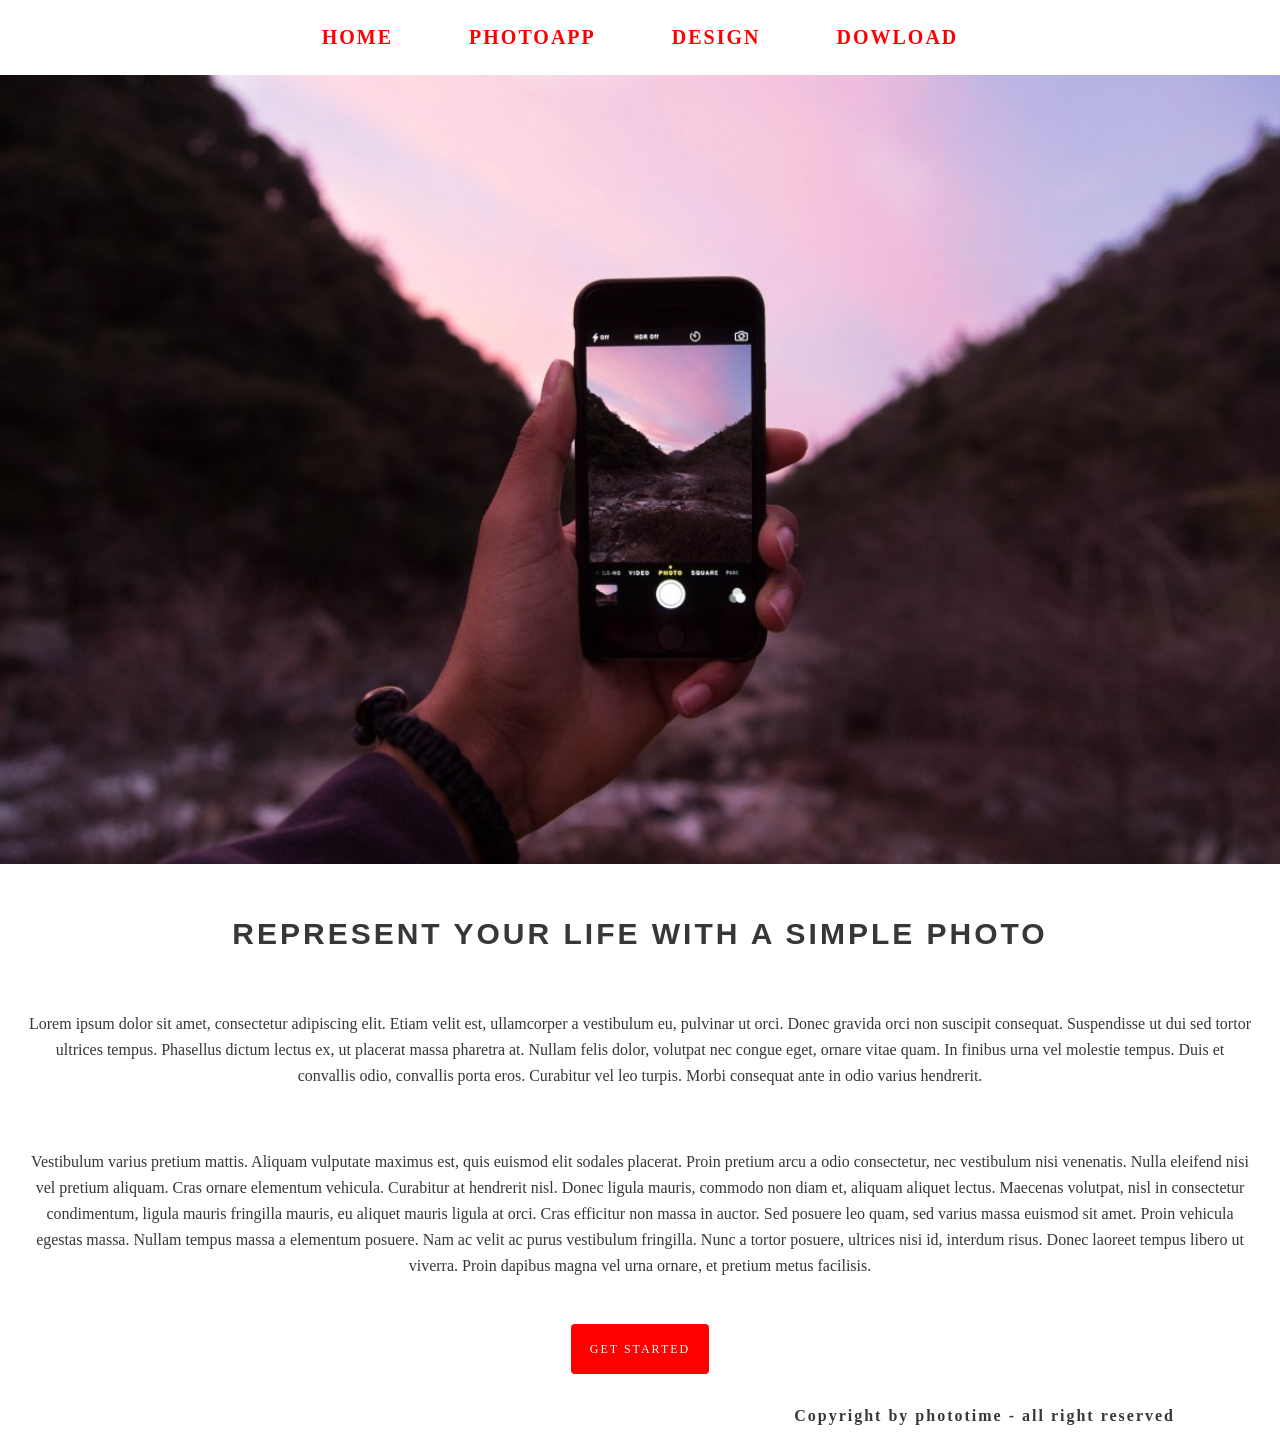
<file: l1/index.html>
<!DOCTYPE html>
<html lang="en">

<head>
  <link rel="preconnect" href="https://fonts.googleapis.com">
<link rel="preconnect" href="https://fonts.gstatic.com" crossorigin>
<link href="https://fonts.googleapis.com/css2?family=Montserrat:ital,wght@0,100..900;1,100..900&display=swap" rel="stylesheet">
    <meta charset="UTF-8">
    <meta name="viewport" content="width=device-width, initial-scale=1.0">
    <title>Simple photo</title>
    <link rel="stylesheet" href="style/main.css">
</head>

<body>
    <header>
        <a href="#" class="nv">Home</a>
        <a href="#" class="nv">Photoapp</a>
        <a href="#" class="nv">Design</a>
        <a href="#" class="nv">Dowload</a>
    </header>

    <main>
        <div>
            <img  class="bb" src="img/image 1.png" alt="">
        </div>

        <div>
            <h1 class="h">REpresent your life with a simple photo</h1>

            <p class="t1" id="p1">Lorem ipsum dolor sit amet, consectetur adipiscing elit. Etiam velit est, ullamcorper a vestibulum eu,
                pulvinar ut orci. Donec gravida orci non suscipit consequat. Suspendisse ut dui sed tortor ultrices
                tempus. Phasellus dictum lectus ex, ut placerat massa pharetra at. Nullam felis dolor, volutpat nec
                congue eget, ornare vitae quam. In finibus urna vel molestie tempus. Duis et convallis odio, convallis
                porta eros. Curabitur vel leo turpis. Morbi consequat ante in odio varius hendrerit.</p>
            <p class="t2">
                Vestibulum varius pretium mattis. Aliquam vulputate maximus est, quis euismod elit sodales placerat.
                Proin pretium arcu a odio consectetur, nec vestibulum nisi venenatis. Nulla eleifend nisi vel pretium
                aliquam. Cras ornare elementum vehicula. Curabitur at hendrerit nisl. Donec ligula mauris, commodo non
                diam et, aliquam aliquet lectus. Maecenas volutpat, nisl in consectetur condimentum, ligula mauris
                fringilla mauris, eu aliquet mauris ligula at orci. Cras efficitur non massa in auctor. Sed posuere leo
                quam, sed varius massa euismod sit amet. Proin vehicula egestas massa. Nullam tempus massa a elementum
                posuere. Nam ac velit ac purus vestibulum fringilla. Nunc a tortor posuere, ultrices nisi id, interdum
                risus. Donec laoreet tempus libero ut viverra. Proin dapibus magna vel urna ornare, et pretium metus
                facilisis.
            </p>
          <div class="box">
            <a href="#" class="btn">Get started</a>
          </div>  
            
        </div>
    </main>
    <footer>
        <p>
            Copyright by phototime - all right reserved
        </p>
    </footer>

</body>

</html>
</file>
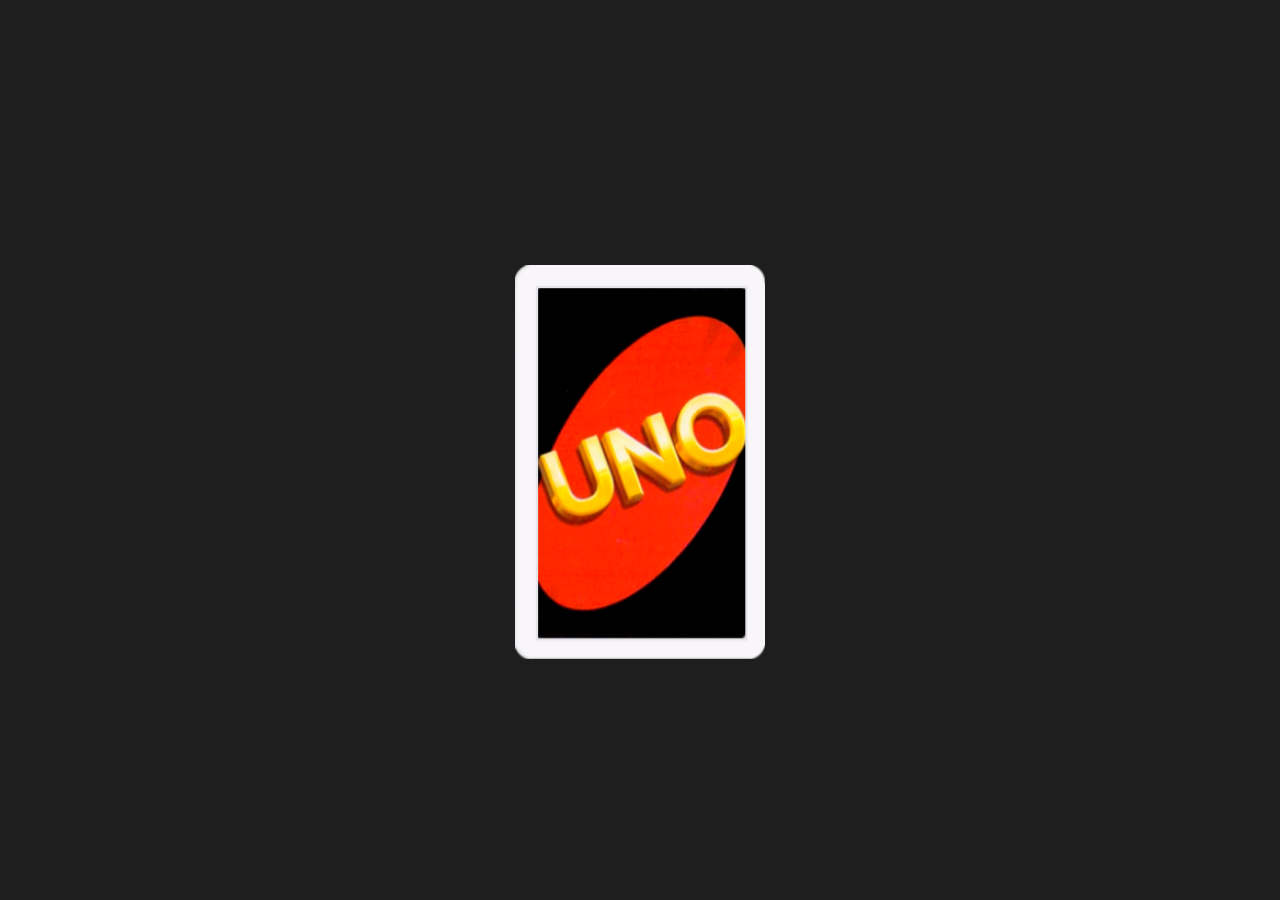
<file: l11/index.html>
<!DOCTYPE html>
<html lang="en">
<head>
    <meta charset="UTF-8">
    <meta name="viewport" content="width=device-width, initial-scale=1.0">
    <link rel="stylesheet" href="stale/main.css">
    <title>Uno</title>
</head>
<body>
    <div class="card">
        <img class="front" src="img/front.png" alt="">
        <img class="back" src="img/back.png" alt="">
    </div>
</body>
</html>
</file>
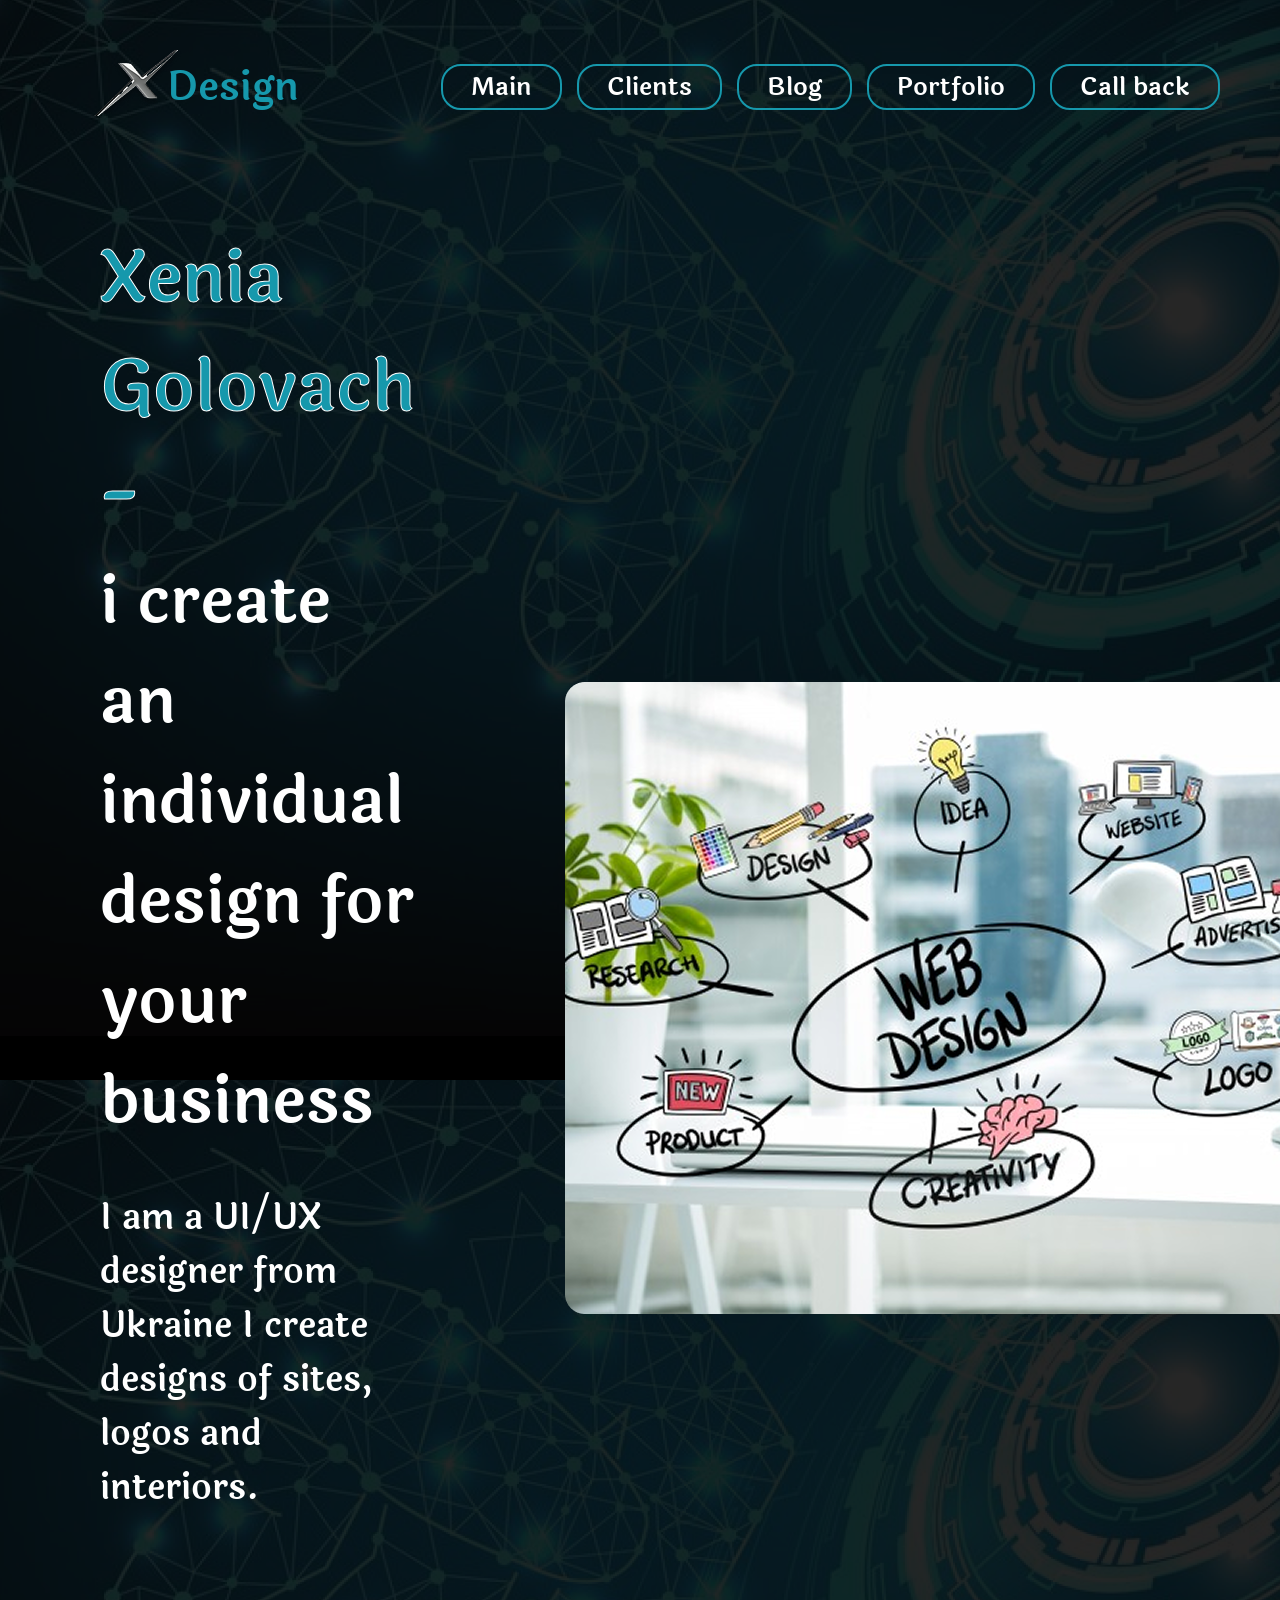
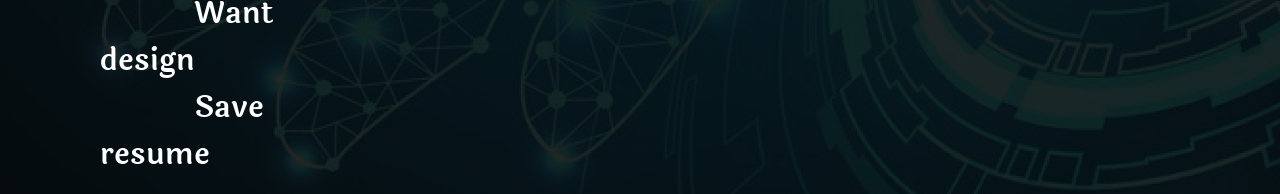
<file: l12/index.html>
<!DOCTYPE html>
<html lang="en">

<head>
    <meta charset="UTF-8">
    <meta name="viewport" content="width=device-width, initial-scale=1.0">
    <link rel="stylesheet" href="stail/main.css">
    <title>l12</title>
</head>

<body>
    <header class="header">
        <div class="logo-box">
            <img src="img/rh-production-55c0cf78365529-5ca30bbf4cc73-removebg-preview (2) 1.png" alt=""
                class="logo-img">
            <h1 class="logo-text">Design</h1>
        </div>
        <div class="nav-box">
            <ul class="nav-list">
                <li class="nav-item"><a href="" class="nav-link">Main</a></li>
                <li class="nav-item"><a href="" class="nav-link">Clients</a></li>
                <li class="nav-item"><a href="" class="nav-link">Blog</a></li>
                <li class="nav-item"><a href="" class="nav-link">Portfolio</a></li>
                <li class="nav-item"><a href="" class="nav-link">Call back</a></li>
            </ul>
        </div>
    </header>
    <main class="main">
        <div class="left-col col">
            <h1 class="autor-name">Xenia Golovach - </h1>
            <p class="autor-about">i create an individual
                design for your business</p>
            <p class="autor-description">I am a UI/UX designer from Ukraine
                I create designs of sites, logos and interiors.</p>
            <div class="autor-link-box">
                <a href="" class="autor-lint ">Want design</a>
                <a href="" class="autor-lint ">Save resume</a>
            </div>
        </div>
        <div class="right-col col">
            <img src="./img/web-design-concepts-with--5dcd654d15c38 1.png" alt="" class="autor-banner">
        </div>


    </main>
</body>

</html>
</file>
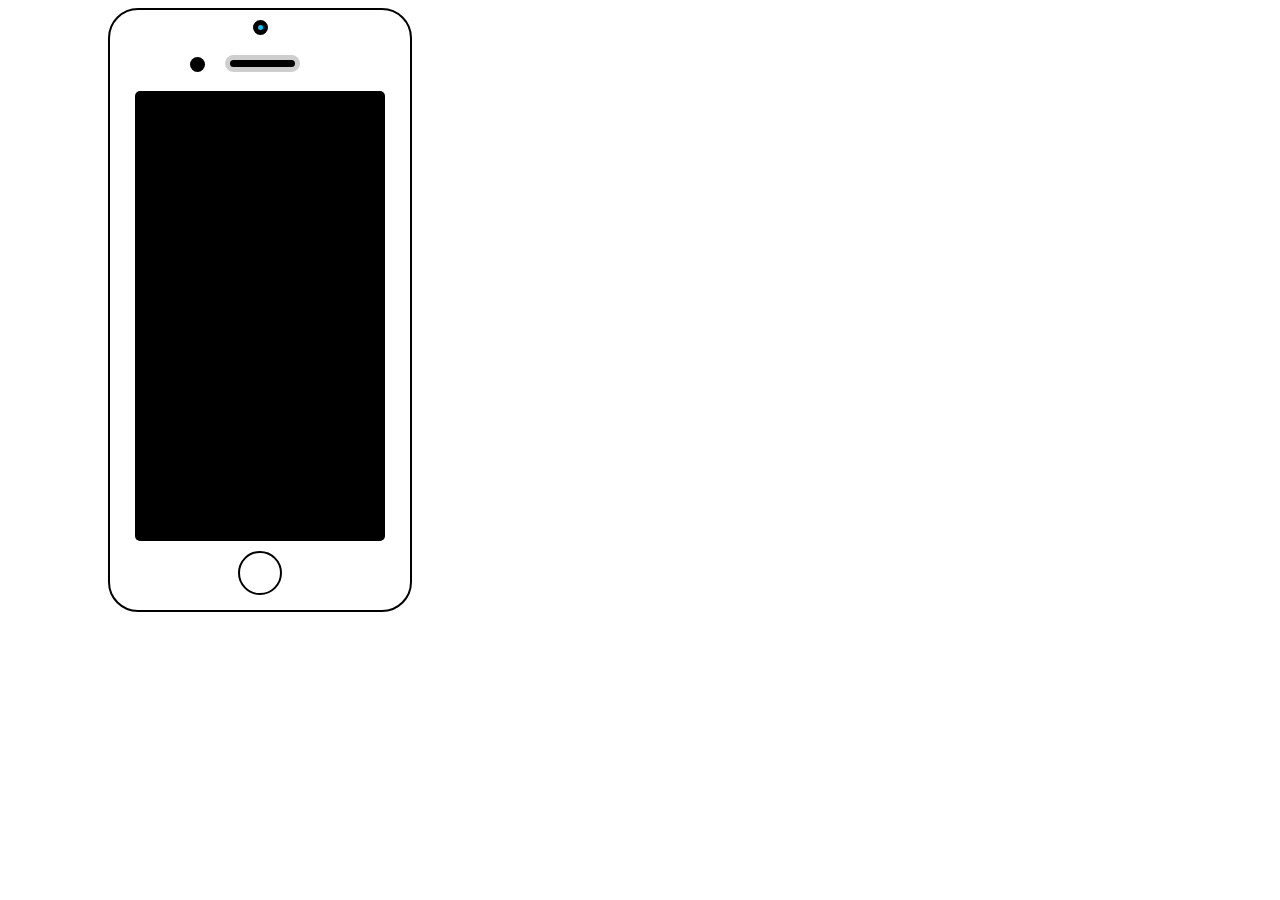
<file: l6/index.html>
<!DOCTYPE html>
<html lang="en">
<head>
    <meta charset="UTF-8">
    <meta name="viewport" content="width=device-width, initial-scale=1.0">
    <link rel="stylesheet" href="stale/main.css">
    <title>Document</title>
</head>
<body>
    <div class="box">
        <div class="th" ></div>
        <div class="we"></div><div class="wr" ></div>
        <div class="dis"></div>
        <div class="cop" ></div>
    </div>
</body>
</html>
</file>
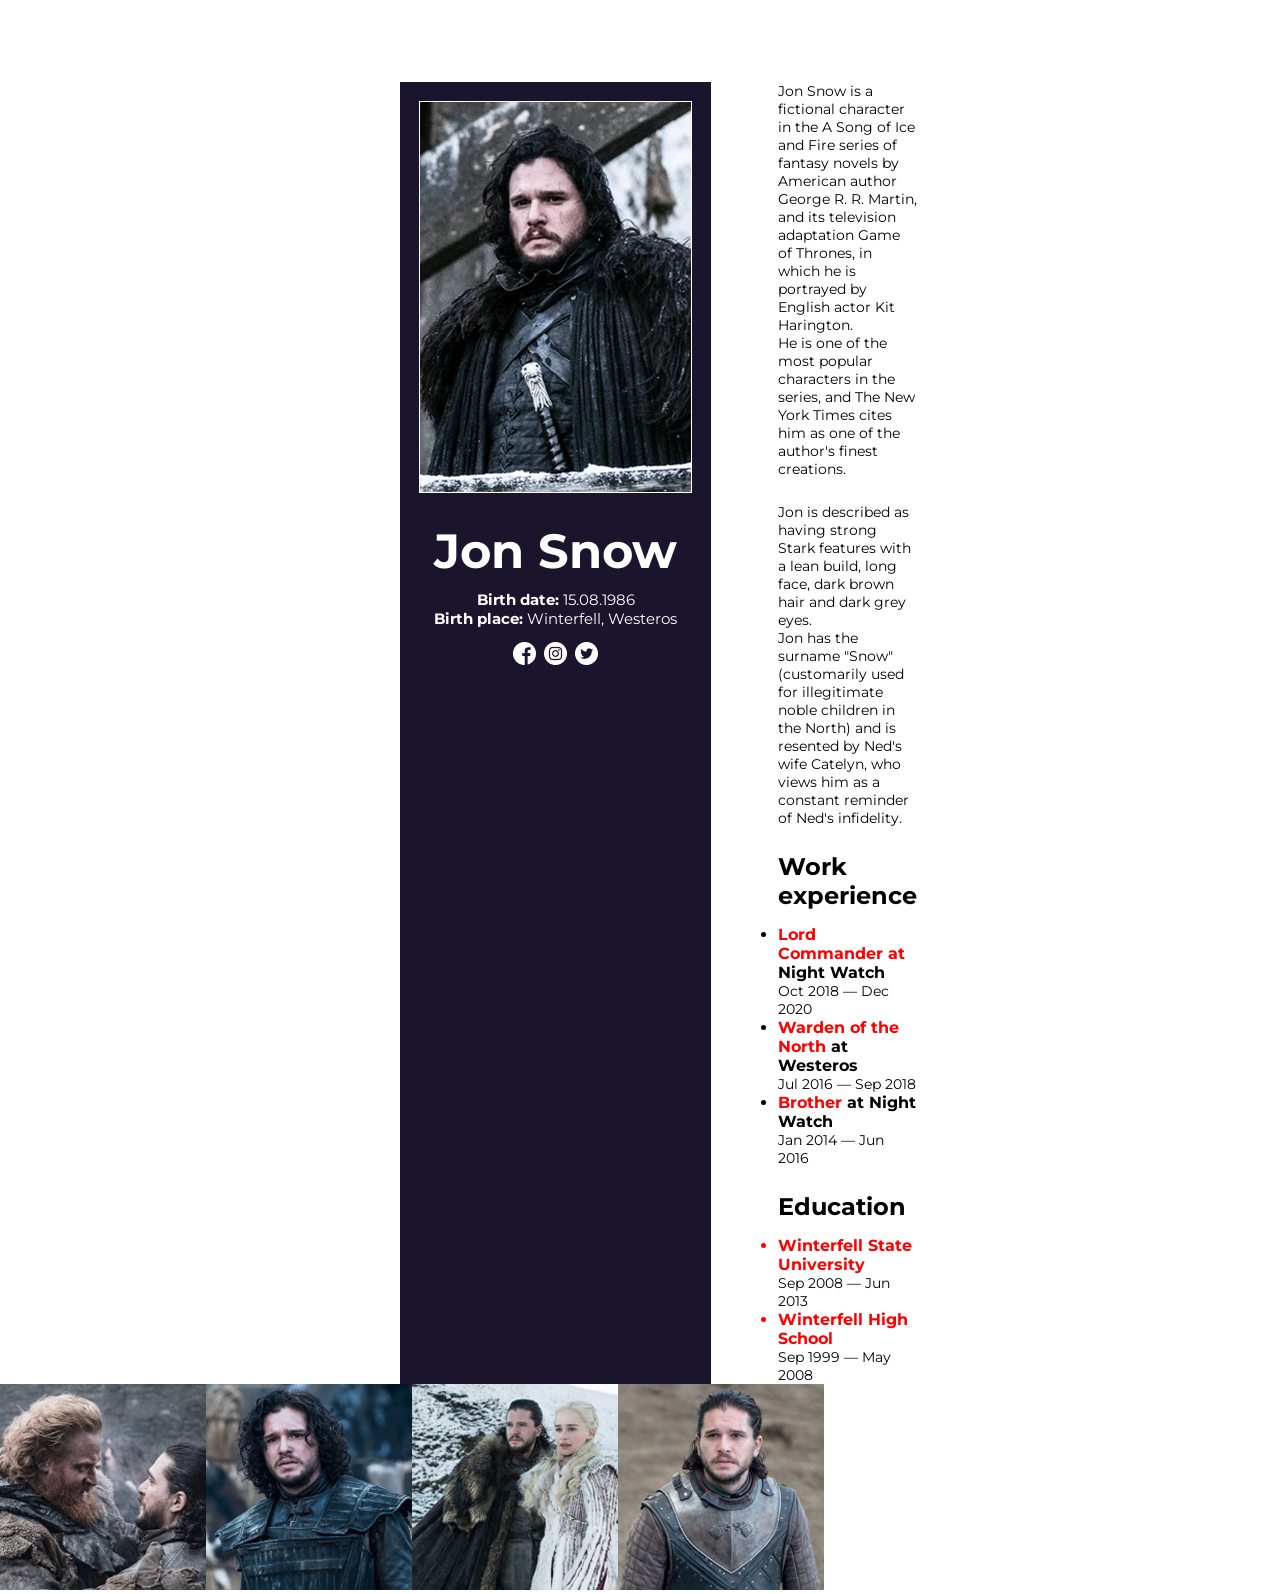
<file: l8/index.html>
<!DOCTYPE html>
<html lang="en">

<head>
    <meta charset="UTF-8">
    <meta name="viewport" content="width=device-width, initial-scale=1.0">
    <link rel="preconnect" href="https://fonts.googleapis.com">
    <link rel="preconnect" href="https://fonts.gstatic.com" crossorigin>
    <link href="https://fonts.googleapis.com/css2?family=Montserrat:ital,wght@0,100..900;1,100..900&display=swap"
        rel="stylesheet">

    <link rel="stylesheet" href="stale/main.css">
    <title>Jon Snow</title>
</head>

<body>
    <main>
        <div class="aboutbox">
            <div class="phobox">
                <img src="img/jon_snow 1.png " alt="Помилка">

            </div>
            <div class="titlbox">
                <div class="namebox">
                    <H1>Jon Snow</H1>

                </div>
                <div class="datebox">
                    <p class="p1"> <b>Birth date:</b> 15.08.1986</p>
                    <p class="p1"> <B>Birth place:</B> Winterfell, Westeros</p>
                </div>
                <div class="iconbox">
                    <img class="img1" src="img/Vector.png" alt="Помилка">
                    <img class="img1" src="img/Group 1.png" alt="Помилка">
                    <img class="img1" src="img/Vector (1).png" alt="Помилка">

                </div>
            </div>
        </div>
        <div class="contbox">
            <p>Jon Snow is a fictional character in the A Song of Ice and Fire series of fantasy novels by American
                author George R. R. Martin, and its television adaptation Game of Thrones, in which he is portrayed by
                English actor Kit Harington.</p>
            <p class="p2">He is one of the most popular characters in the series, and The New York Times cites him as
                one of the author's finest creations.</p>
            <P>Jon is described as having strong Stark features with a lean build, long face, dark brown hair and dark
                grey eyes.</P>
            <p>Jon has the surname "Snow" (customarily used for illegitimate noble children in the North) and is
                resented by Ned's wife Catelyn, who views him as a constant reminder of Ned's infidelity. </p>
            <h1 class="h1">Work experience</h1>
            <ul class="ul1">
                <li><span class="red1">Lord Commander at</span><b> Night Watch</b></li>
                <p>Oct 2018 — Dec 2020</p>
                <li> <span class="red1">Warden of the North</span><b> at Westeros</b></li>
                <p>Jul 2016 — Sep 2018</p>
                <li> <span class="red1">Brother</span><b> at Night Watch</b></li>
                <p>Jan 2014 — Jun 2016</p>

            </ul>
            <h1 class="h2">Education</h1>
            <ul class="ul2">
                <li class="li1">Winterfell State University</li>
                <p>Sep 2008 — Jun 2013</p>
                <li class="li1">Winterfell High School</li>
                <p>Sep 1999 — May 2008</p>
            </ul>

        </div>
    </main>
    <footer class="foo1">
        <div class="fo1">
            <img src="img/gallery_1.png" alt="Помиkка">
        </div>
        <div class="fo1">
            <img src="img/gallery_2.png" alt="Помиkка">
        </div>
        <div class="fo1">
            <img src="img/gallery_3.png" alt="Помиkка">
        </div>
        <div>
            <img class="fo1" src="img/gallery_4.png" alt="Помиkка">
        </div>


    </footer>
</body>

</html>
</file>
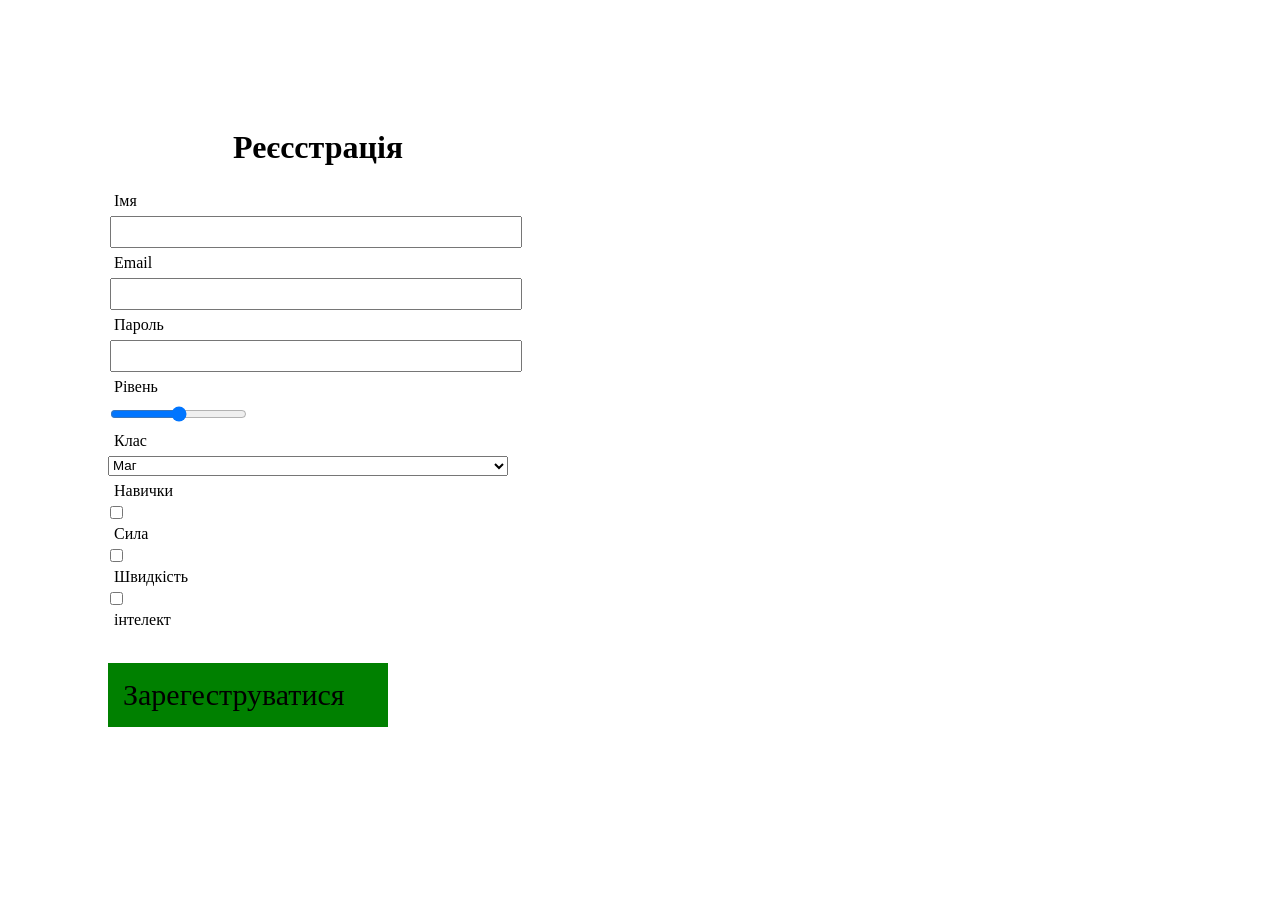
<file: l9/index.html>
<!DOCTYPE html>
<html lang="en">

<head>
    <meta charset="UTF-8">
    <meta name="viewport" content="width=device-width, initial-scale=1.0">
    <link rel="stylesheet" href="stale/main.css">
    <title>Document</title>
</head>

<body>
    <div class="div0">
        <div class="div2">
            <h1 class="h1">Реєсстрація</h1>
        </div>
        <div class="div1">
            <label  for="text">Імя</label>
            <input class="v1" type="text" name="text" id="text">
            <label for="text">Email</label>
            <input class="v1" type="text" name="text" id="text">
            <label for="password">Пароль</label>
            <input class="v1" type="password" name="password" id="password">
            <label for="">Рівень</label>
            <input class="" type="range">
            <label for="">Клас</label>
            <select class="v1" name="select">
                <option value="value1">Воїн</option>
                <option value="value2" selected>Маг</option>
                <option value="value3">Лучник</option>
            </select>
            <label for="">Навички</label>
            <input type="checkbox">
            <label for="">Сила</label>
            <input type="checkbox">
            <label for="">Швидкість</label>
            <input type="checkbox">
            <label for="">інтелект</label>
            <p class="p1">Зарегеструватися</p>

            

        </div>
    </div>



</body>

</html>
</file>
<file: l1/style/main.css>
body{
    margin: 0;
    padding: 0;
    font-family: Montserrat 'Franklin Gothic Medium', 'Arial Narrow', Arial, sans-serif
}

.nv{
    color: red;
    text-transform: uppercase;
    text-decoration: none;
    font-size: 20px;
    font-weight: 900;
    margin: 26px 36px ;
    display: inline-block;
    letter-spacing: 2px;

}

header{
    text-align: center;
}
.bb{
    width: 100%;
}

.h{
    text-transform: uppercase;
    font-weight: 900;
    font-size: 30px;
    letter-spacing: 3px;
    text-align: center;
    color: #373737;
    margin: 49px;
    font-family:  'Franklin Gothic Medium', 'Arial Narrow', Arial, sans-serif
    
;
}


.t1{
    text-align: center;
    font-weight: 100;
    font-size: 16px;
    line-height: 26px;
    text-align: 2.4px;
    color: #373737;
    margin: 60px auto;
    width: 1225px;

}

.t2{text-align: center;
    font-weight: 100;
    font-size: 16px;
    line-height: 26px;
    text-align: 2.4px;
    color: #373737;
    margin: 60px auto;
    width: 1225px;
}

.btn{
    background: red;
    border-radius: 4px;
    text-transform: uppercase;
    font-size: 12px;
    color:white;
    text-decoration: none;
    padding: 18.40px;
    letter-spacing: 2px;


}

.box{
    text-align: center;
}

footer{
    font-size: 16px;
    
    font-weight: bold;
    text-align: 2.4px;
    color: #373737;
    text-align: right;
    margin-right: 105px;
    margin-top: 50px;
    margin-bottom: 30px;
    letter-spacing: 2px;

}
</file>
<file: l11/stale/main.css>
body {
    background-color: rgb(31, 30, 30);
}

/*img{
    position: absolute;
    top: 50%;
    left: 50%;
    transform: rotateX(45deg)perspective(230px);


}

img{
   transform: rotate(90deg);
    transform: scale(2,3);
    transform: skew(45deg, 30deg);
    transform: translate();
    
}*/


.card {
    position: absolute;
    top: 50%;
    left: 50%;
    transform: translate(-50%, -50%);
    width: 250px;
    height: 370px;


}

img {
    transition: 0.5s linear all;
    backface-visibility: hidden;
    position: absolute;
    top: 0;
    left: 0;
    width: 100%;

    
}

.front {
    transform: perspective(600px) rotateY(0deg);
}

.back {
    transform: perspective(600px) rotateY(180deg);
}

.card:hover>.front {
    transform: perspective(600px) rotateY(-180deg);
}
.card:hover>.back {
    transform: perspective(600px) rotateY(0deg);
}
</file>
<file: l12/stail/main.css>
* {
    margin: 0;
    padding: 0;
}


body {
    font-family: Laila;
    background-image: url(../img/Прототип.png);
    padding-left: 60px;
    padding-top: 50px;
    padding-right: 60px;

}

.nav-link {
    text-decoration: none;
    color: var(--lt-fond-color);
    font-weight: 600;
    white-space: nowrap;


}


:root {
    --dk-fond-color: #1698AC;
    --lt-fond-color: #FFFFFF;
}



@font-face {
    font-family: Laila;
    src: url(../fond/Laila-Bold.ttf);
}

@font-face {
    font-family: Laila;
    src: url(../fond/Laila-SemiBold.ttf);
}



.header {
    display: flex;
    justify-content: space-between;
    align-items: center;

}

.logo-box {
    display: flex;
    align-items: center;
}

.nav-list {
    display: flex;
    list-style: none;
    gap: 15px;
    align-items: center;

}

.logo-text {
    font-size: 40px;
    font-weight: 600;
    color: var(--dk-fond-color);
    position: relative;
    left: -50px;

}

.logo-box,
.nav-box {
    flex: 1;
}

.nav-item {
    border: 2px solid var(--dk-fond-color);
    border-radius: 20px;
    padding: 2px 28px;
    flex: 1;
    text-align: center;
    transition: background-color 0.3s linear;
}

.nav-item:hover {
    border: 2px solid var(--lt-fond-color);
    background-color: var(--dk-fond-color);
}

.nav-link:hover {
    color: var(--lt-fond-color);
}

@media (max-width: 768px) {
    .nav-link {
        font-size: 10px;
    }

    .nav-box {
        display: none;
    }
}


@media (min-width: 768px) and (max-width:1024px) {
    .nav-link {
        font-size: 15px;
    }

    .header {
        flex-direction: column;
        gap: 10px;
    }
}

@media (min-width: 1024px) and (max-width: 1400px) {
    .nav-link {
        font-size: 25px;
    }
}

@media (min-width: 1400px) {
    .nav-link {
        font-size: 35px;
    }
}

.main {
    display: flex;
    align-items: center;
    margin-top: 100px;
    gap: 150px;
}

.autor-name {
    color: #1698AC;
    font-size: 70px;
    font-weight: 600;
    -webkit-text-stroke: 1px var(--lt-fond-color);
}

.autor-about {
    font-size: 65px;
    font-weight: 600;
    color: #FFFFFF;
}

.autor-description {
    font-size: 35px;
    font-weight: 600;
    color: #FFFFFF;
    margin-top: 40px;
}

.autor-lint {
    text-decoration: none;
    font-size: 30px;
    font-weight: 300;
    color: #FFFFFF;
    margin-left: 40px;
    padding: 15px 53px;
    border-radius: 20px;
    transition: background-color 0.3s linear;
    box-sizing: content-box;
    border: 1px solid transparent;

}

.autor-lint:hover {
    font-weight: 600;
    background-color: #1698AC;
    border: 1px solid var(--lt-fond-color);




}

.autor-link-box {
    margin-top: 75px;
}


.left-col {
    margin-left: 40px;
}
</file>
<file: l6/stale/main.css>
.th{
    height: 15px;
    width: 15px;
    background-color: rgb(8, 194, 250);
    border-radius: 100px;
    margin: 10px auto;
    border: 5px solid black;
    box-sizing: border-box;
    
}

.box{
    margin-left: 100px;
    width: 300px;
    border: 2px solid black;
    height: 600px;
    border-radius: 30px;
    
}

.we{
    height: 15px;
    width: 15px;
    background-color: black;
    border-radius: 100px;
    margin: 10px auto;
    display: inline-block;
    margin-left: 80px;
    margin-right: 20px;
    
}

.wr{
    margin: 10px auto;
    height: 17px;
    width: 75px;
    background-color: black;
    display: inline-block;
    border-radius: 10px;
    border: 5px solid rgb(206, 206, 206);
    box-sizing: border-box;
    

}
.dis{
    width: 250px;
    height: 450px;
    background-color: black;
    margin: 5px auto;
    border-radius: 5px;

}
.cop{
    width: 40px;
    height: 40px;
    border-radius: 100Px;
    background-color: white;
    border: 2px solid black;
    margin: 10px auto;
    

    

}
</file>
<file: l8/stale/main.css>
*{
    margin: 0;
    padding: 0;
}
body{
    font-family: Montserrat;

}

.aboutbox{
    background-color: #1A142D ;
    padding: 19px ;
    margin-top: 82px;
    margin-left: 400px;
    padding-bottom: 40px;

}

main{
    display: flex;
    gap: 67px;
}
h1 {
    color: white;
    margin-top: 25px;
    margin-bottom: 10px;
    text-align: center;
    font-size: 48px;
    font-weight: bold;
}
.p1{
   color: white;
   font-size: 15px;
   text-align: center;
}

.iconbox{
    margin-top: 12px;
    text-align: center;
    

}


.contbox{
    margin-top: 82px;
    margin-right: 500px;

}

.img1{
    margin: 2px;
}
.p2{
    margin-bottom: 25px;
}
p{
    font-size: 14px;
}

.h1{
    color: black;
    font-size: 24px;
    text-align: left;
    margin-bottom: 15px;
}
.red1{
    color: red;
    font-weight: bold;
}

.h2{
    color: black;
    font-size: 24px;
    text-align: left;
    margin-bottom: 15px;
}

.li1{
    color: red;
    font-weight: bold;
}

.fotobox{
    margin-top: 50px;
    
}

.foo1{
    display: flex;
}
</file>
<file: l9/stale/main.css>
label,input{
    display: block;
    padding: 4px;
    margin: 2px;
    
}

.div0{
    width: 400px;
    padding: 100PX;
}

.v1{
    width: 100%;
    height: 20px;
}
.h1{
    margin-left: 125px;
}

.p1{
    background-color: green;
    font-size: 30px;
    padding: 15px;
    width: 250px;
    
}
</file>
